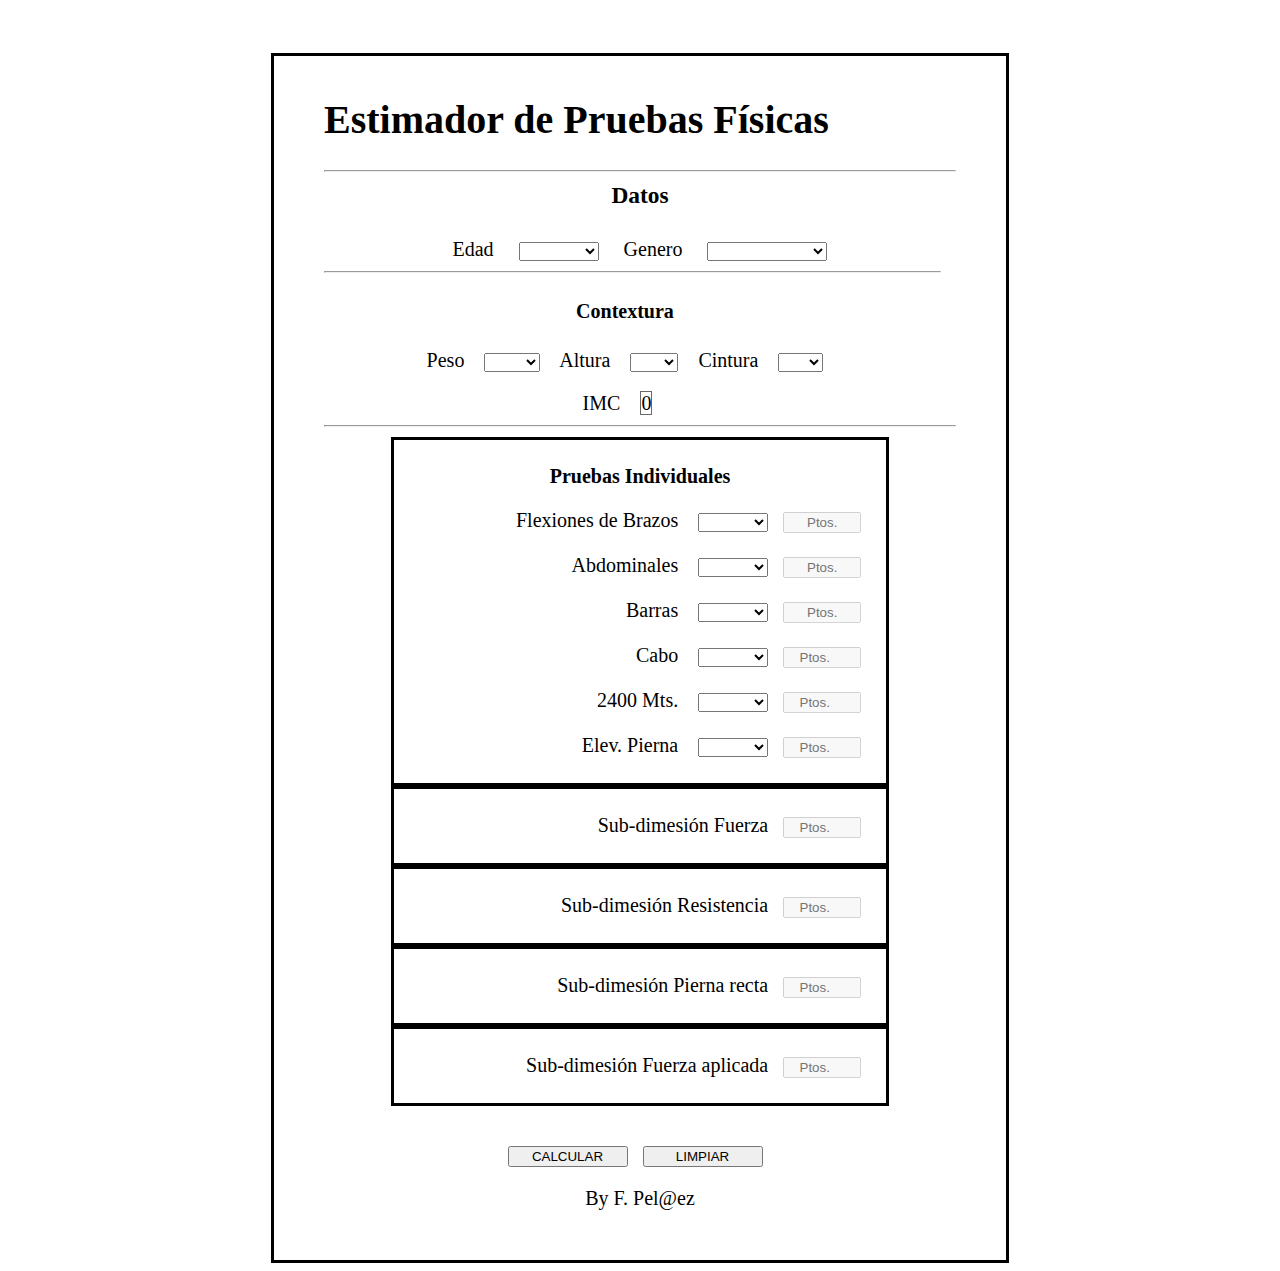
<file: index.html>
<!DOCTYPE html>
<html lang="en">
<head>
    <meta charset="UTF-8">
    <meta name="viewport" content="width=device-width, initial-scale=1.0">
    <link rel="stylesheet" href="style.css">
    <link href="https://cdn.jsdelivr.net/npm/bootstrap@5.0.2/dist/css/bootstrap.min.css" rel="stylesheet" integrity="sha384-EVSTQN3/azprG1Anm3QDgpJLIm9Nao0Yz1ztcQTwFspd3yD65VohhpuuCOmLASjC" crossorigin="anonymous">
    <title>Estimador Pruebas Físicas</title>
</head>
<body>
<nav></nav>

    <div id="contenido">
    <h1 id="titulo"> Estimador de Pruebas Físicas</h1>
        <hr>
        <div id="datos">
            <h3>Datos</h3>
            <section>
                <label for="">Edad</label>
                <select id="edad" name="edad" onchange ="edad()">
                    <!-- Aquí se generará la lista de números -->
                     <option value="" id=""></option>
                  </select>
            
                <label for="">Genero</label>
                
                    <select name="genero" id="genero" onchange="generocolor()" >
                        <option value=""></option>
                        <option value="Masculino">Masculino</option>
                        <option value="Femenino">Femenino</option>
                    </select>
                
            </section>
        </div>

        <div id="contextura"> 
            <hr>
            <section><h4>Contextura</h4></section>
            <section>
                <label for="">Peso</label>
                <select id="peso" name="peso">
                    <!-- Aquí se generará la lista de números -->
                     <option value=""></option>
                  </select>

                <label for="">Altura</label>
                <select id="altura" name="altura" onchange="imc()">
                    <!-- Aquí se generará la lista de números -->
                     <option value=""></option>
                  </select>
                <label for="">Cintura</label>
                <select id="cintura" >
                    <!-- Aquí se generará la lista de números -->
                     <option value=""></option>
                  </select>
                  
                  <section id="idimc">
                        <label for="imc" id="imc">IMC</label>
                        <label name="" id="imc1" style="background-color: white;"></label>
                </section>

            </section>

        </div>
        <hr>
       

        <div id="fuerza">
            <h4 id="subfuerza">Pruebas Individuales</h4>
            <section id="">
                <label for="brazos" name="lblbrazos" id="lblbrazos">Flexiones de Brazos</label>
                <select id="selectbrazos" onchange ="brazos()">
                    <!-- Aquí se generará la lista de números -->
                     <option value=""></option>
                  </select>
                <input class="ptos"  type="text" name="brazos" id="ptsbrazos" onkeydown="return false" disabled ="true" placeholder="Ptos.">
            </section>
            <section>
                <label for="abd">Abdominales</label>
                <select id="selectabd" onchange="abd()">
                    <!-- Aquí se generará la lista de números -->
                     <option value=""></option>
                  </select>
                  <input class="ptos"  type="text" name="brazos" id="ptsabd" onkeydown="return false" disabled ="true" placeholder="Ptos.">
                
            </section>
            <section>
                <label for="">Barras</label>
                <select id="selectbarra" onchange="barra()" >
                    <!-- Aquí se generará la lista de números -->
                     <option value=""></option>
                  </select>
                <input class="ptos" type="text" name="barras" id="ptsbarra"  onkeydown="return false" disabled ="true" placeholder="Ptos.">
                
            </section>

            <section>
            <label for="Cabo">Cabo</label>

                <select name="cabo" id="selectcabo" onchange="cabo()">
                    <option value=""></option>
                    <option value="0">SI</option>
                    <option value= -10 >NO</option>
                </select>
                <input class="ptos" type="number" name="cabo" id="ptscabo"  onkeydown="return false" disabled ="true" placeholder="Ptos.">

            </section>
            
            <section id="">
                <label for="carrera">2400 Mts.</label>
                <select id="tiempo" onchange="carrera()">
                    <!-- Aquí se generará la lista de números -->
                     <option value=""></option>
                  </select>
                <input class="ptos"  type="number" name="" id="ptoscarrera"  onkeydown="return false" disabled ="true" placeholder="Ptos.">
                
            </section>

            <section>
                <label for="pierna">Elev. Pierna</label>
    
                    <select name="pierna" id="selectpierna" onchange="pierna()">
                        <!-- Aquí se generará la lista de números -->
                     <option value=""></option>n>
                    </select>
                    <input class="ptos" type="number" name="pierna" id="ptspierna"  onkeydown="return false" disabled ="true" placeholder="Ptos.">
    
                </section>



    </div>

    <div id="fuerza">
        <label id="subfuerza"> Sub-dimesión Fuerza</label>
        <input class="ptos" type="number" name="fuerzaF" id="fuerzaF"  onkeydown="return false" disabled ="true" placeholder="Ptos.">
    </div>

    <div id="fuerza">
        <label id="subfuerza"> Sub-dimesión Resistencia</label>
        <input class="ptos" type="number" name="carreraF" id="carreraF"  onkeydown="return false" disabled ="true" placeholder="Ptos.">
    </div>

    <div id="fuerza">
        <label id="subfuerza"> Sub-dimesión Pierna recta</label>
        <input class="ptos" type="number" name="piernaF" id="piernaF"  onkeydown="return false" disabled ="true" placeholder="Ptos.">
    </div>

    <div id="fuerza">
        <label id="subfuerza"> Sub-dimesión Fuerza aplicada</label>
        <input class="ptos" type="number" name="caboF" id="caboF"  onkeydown="return false" disabled ="true" placeholder="Ptos.">
    </div>
    <div>
        <h3 id="resultado"></h3>

    </div>
    <div id="divboton">
        <button class="btn btn-primary" id="boton" name="boton" onclick="calcular()">CALCULAR</button>
        <button class="btn btn-secondary" id="boton" name="boton">LIMPIAR</button>

    </div>
    <script src="script.js"></script>
    <script src="https://cdn.jsdelivr.net/npm/bootstrap@5.0.2/dist/js/bootstrap.bundle.min.js" integrity="sha384-MrcW6ZMFYlzcLA8Nl+NtUVF0sA7MsXsP1UyJoMp4YLEuNSfAP+JcXn/tWtIaxVXM" crossorigin="anonymous"></script>

    <footer> By F. Pel@ez</footer>
</body>
</html>
</file>
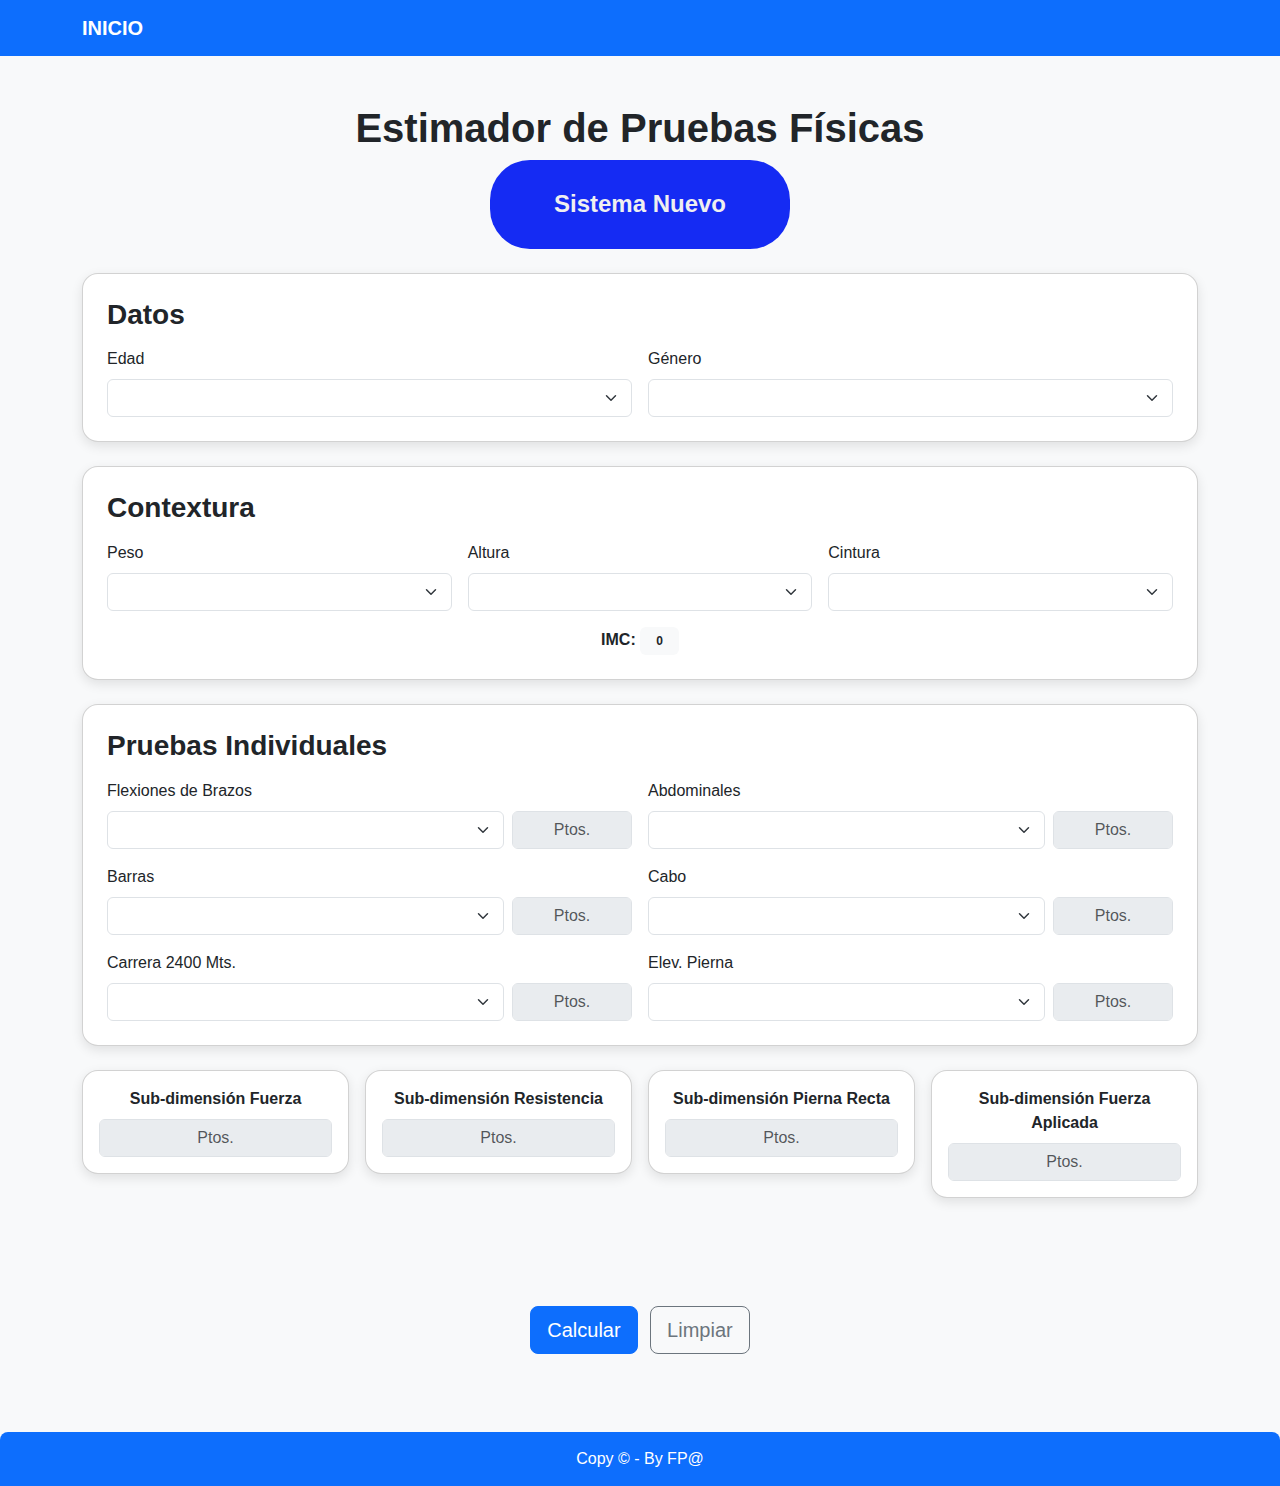
<file: actual.html>
<!DOCTYPE html>
<html lang="es">
<head>
  <meta charset="UTF-8">
  <meta name="viewport" content="width=device-width, initial-scale=1.0">
  <title>Estimador Pruebas Físicas</title>

  <!-- Bootstrap -->
  <link href="https://cdn.jsdelivr.net/npm/bootstrap@5.3.2/dist/css/bootstrap.min.css" rel="stylesheet">

  <style>
    body {
      background: #f8f9fa;
      font-family: 'Segoe UI', Tahoma, Geneva, Verdana, sans-serif;
    }
    h1, h3, h4 {
      font-weight: 600;
    }
    .card {
      border-radius: 1rem;
      box-shadow: 0 4px 12px rgba(0,0,0,0.1);
    }
    footer {
      text-align: center;
      margin-top: 30px;
      padding: 15px;
      background: #0d6efd;
      color: #fff;
      border-radius: .5rem .5rem 0 0;
    }
    .ptos {
      max-width: 120px;
      text-align: center;
    }
     h4{
      color: rgb(239, 239, 240) !important;
      background-color: rgb(21, 43, 243);
      width: 300px;
      margin: auto;
      padding: 30px;
      border-radius: 40px;
      font-weight: bold;
      
    }

     #resultado{
      width: 400px;
      color: rgb(239, 239, 240) !important;
      border-radius: 40px;
      margin: auto;
      padding: 30px;
     } 
  </style>
</head>
<body>

  <!-- Navbar -->
  <nav class="navbar navbar-expand-lg navbar-dark bg-primary">
    <div class="container">
      <a class="navbar-brand fw-bold" href="index.html">INICIO</a>
    </div>
  </nav>

  <!-- Contenido -->
  <div class="container py-5">

    <div class="text-center mb-4">
      <h1 class="mb-2">Estimador de Pruebas Físicas</h1>
      <h4 >Sistema Nuevo</h4>
    </div>

    <!-- Datos -->
    <div class="card p-4 mb-4">
      <h3 class="mb-3">Datos</h3>
      <div class="row g-3">
        <div class="col-md-6">
          <label class="form-label">Edad</label>
          <select id="edad" class="form-select" onchange="edad()">
            <option value=""></option>
          </select>
        </div>
        <div class="col-md-6">
          <label class="form-label">Género</label>
          <select id="genero" class="form-select" onchange="generocolor()">
            <option value=""></option>
            <option value="Masculino">Masculino</option>
            <option value="Femenino">Femenino</option>
          </select>
        </div>
      </div>
    </div>

    <!-- Contextura -->
    <div class="card p-4 mb-4">
      <h3 class="mb-3">Contextura</h3>
      <div class="row g-3">
        <div class="col-md-4">
          <label class="form-label">Peso</label>
          <select id="peso" class="form-select">
            <option value=""></option>
          </select>
        </div>
        <div class="col-md-4">
          <label class="form-label">Altura</label>
          <select id="altura" class="form-select" onchange="imc()">
            <option value=""></option>
          </select>
        </div>
        <div class="col-md-4">
          <label class="form-label">Cintura</label>
          <select id="cintura" class="form-select">
            <option value=""></option>
          </select>
        </div>
      </div>
      <div class="mt-3 text-center">
        <label class="fw-semibold">IMC:</label>
        <span id="imc1" class="badge bg-light text-dark px-3 py-2">---</span>
      </div>
    </div>

    <!-- Pruebas Individuales -->
    <div class="card p-4 mb-4">
      <h3 class="mb-3">Pruebas Individuales</h3>

      <div class="row g-3">
        <div class="col-md-6 d-flex align-items-end">
          <div class="flex-fill">
            <label class="form-label">Flexiones de Brazos</label>
            <select id="selectbrazos" class="form-select" onchange="brazos()">
              <option value=""></option>
            </select>
          </div>
          <input type="text" id="ptsbrazos" class="form-control ms-2 ptos" placeholder="Ptos." disabled>
        </div>

        <div class="col-md-6 d-flex align-items-end">
          <div class="flex-fill">
            <label class="form-label">Abdominales</label>
            <select id="selectabd" class="form-select" onchange="abd()">
              <option value=""></option>
            </select>
          </div>
          <input type="text" id="ptsabd" class="form-control ms-2 ptos" placeholder="Ptos." disabled>
        </div>

        <div class="col-md-6 d-flex align-items-end">
          <div class="flex-fill">
            <label class="form-label">Barras</label>
            <select id="selectbarra" class="form-select" onchange="barra()">
              <option value=""></option>
            </select>
          </div>
          <input type="text" id="ptsbarra" class="form-control ms-2 ptos" placeholder="Ptos." disabled>
        </div>

        <div class="col-md-6 d-flex align-items-end">
          <div class="flex-fill">
            <label class="form-label">Cabo</label>
            <select id="selectcabo" class="form-select" onchange="cabo()">
              <option value=""></option>
              <option value="0">SI</option>
              <option value="-10">NO</option>
            </select>
          </div>
          <input type="text" id="ptscabo" class="form-control ms-2 ptos" placeholder="Ptos." disabled>
        </div>

        <div class="col-md-6 d-flex align-items-end">
          <div class="flex-fill">
            <label class="form-label">Carrera 2400 Mts.</label>
            <select id="tiempo" class="form-select" onchange="carrera()">
              <option value=""></option>
            </select>
          </div>
          <input type="text" id="ptoscarrera" class="form-control ms-2 ptos" placeholder="Ptos." disabled>
        </div>

        <div class="col-md-6 d-flex align-items-end">
          <div class="flex-fill">
            <label class="form-label">Elev. Pierna</label>
            <select id="selectpierna" class="form-select" onchange="pierna()">
              <option value=""></option>
            </select>
          </div>
          <input type="text" id="ptspierna" class="form-control ms-2 ptos" placeholder="Ptos." disabled>
        </div>
      </div>
    </div>

    <!-- Sub-dimensiones -->
    <div class="row g-3">
      <div class="col-md-3">
        <div class="card p-3 text-center">
          <label class="fw-semibold">Sub-dimensión Fuerza</label>
          <input type="text" id="fuerzaF" class="form-control text-center mt-2" placeholder="Ptos." disabled>
        </div>
      </div>
      <div class="col-md-3">
        <div class="card p-3 text-center">
          <label class="fw-semibold">Sub-dimensión Resistencia</label>
          <input type="text" id="carreraF" class="form-control text-center mt-2" placeholder="Ptos." disabled>
        </div>
      </div>
      <div class="col-md-3">
        <div class="card p-3 text-center">
          <label class="fw-semibold">Sub-dimensión Pierna Recta</label>
          <input type="text" id="piernaF" class="form-control text-center mt-2" placeholder="Ptos." disabled>
        </div>
      </div>
      <div class="col-md-3">
        <div class="card p-3 text-center">
          <label class="fw-semibold">Sub-dimensión Fuerza Aplicada</label>
          <input type="text" id="caboF" class="form-control text-center mt-2" placeholder="Ptos." disabled>
        </div>
      </div>
    </div>

    <!-- Resultado -->
    <div class="text-center mt-4">
      <h3 id="resultado" class="fw-bold text-primary"></h3>
    </div>

    <!-- Botones -->
    <div class="text-center mt-4">
      <button class="btn btn-lg btn-primary me-2" onclick="calcular()">Calcular</button>
      <button class="btn btn-lg btn-outline-secondary">Limpiar</button>
    </div>

  </div>

  <footer>
    Copy © - By FP@
  </footer>

  <!-- Scripts -->
  <script src="script.js"></script>
  <script src="https://cdn.jsdelivr.net/npm/bootstrap@5.3.2/dist/js/bootstrap.bundle.min.js"></script>
</body>
</html>
</file>
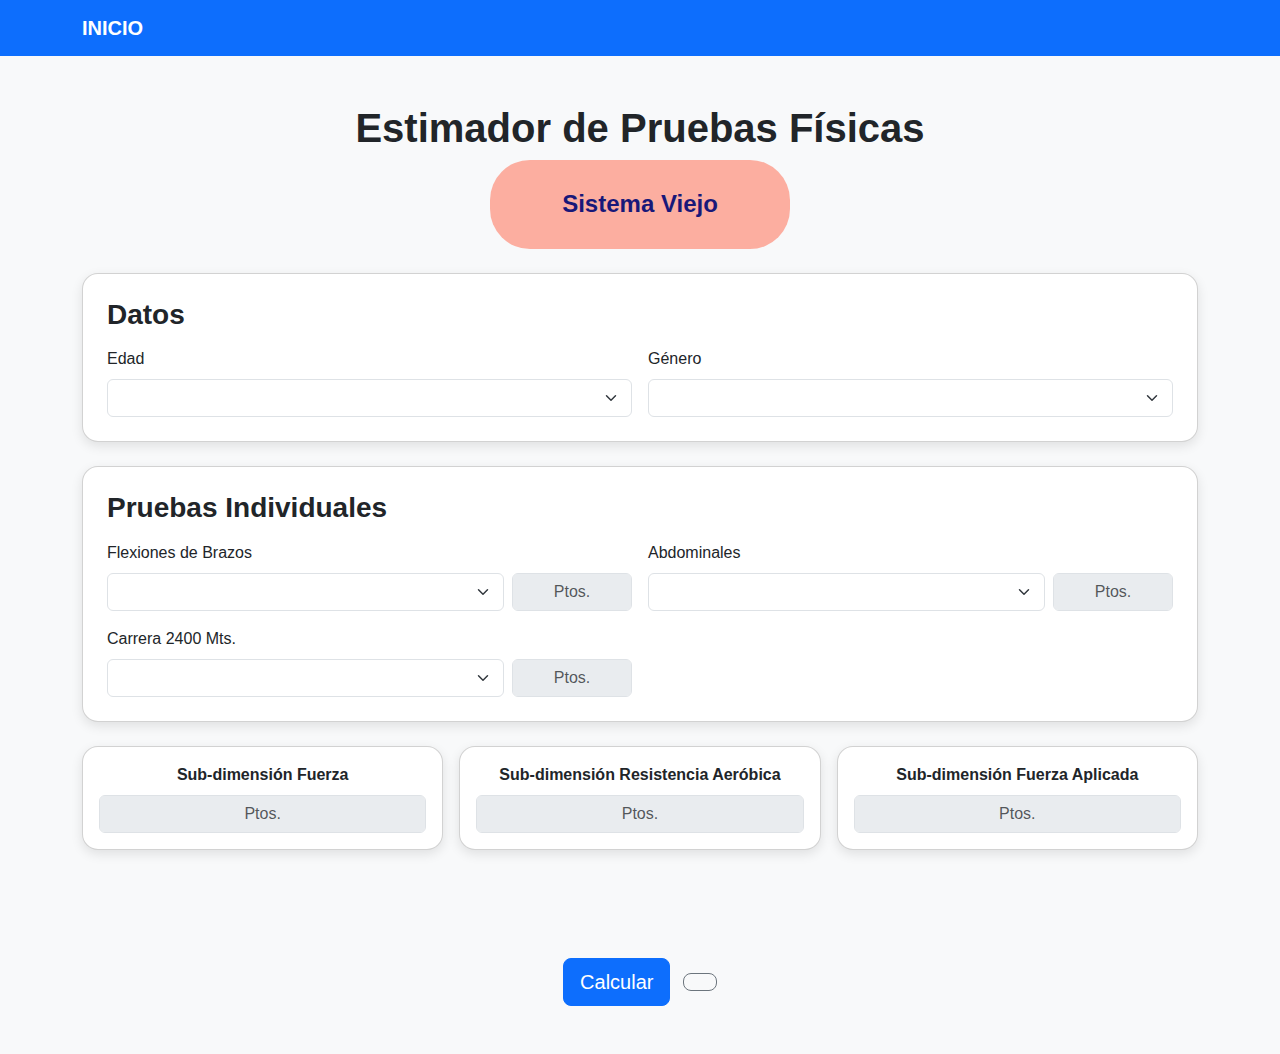
<file: anterior.html>
<!DOCTYPE html>
<html lang="es">
<head>
  <meta charset="UTF-8">
  <meta name="viewport" content="width=device-width, initial-scale=1.0">
  <title>Estimador Pruebas Físicas</title>

  <!-- Bootstrap -->
  <link href="https://cdn.jsdelivr.net/npm/bootstrap@5.3.2/dist/css/bootstrap.min.css" rel="stylesheet">

  <style>
    body {
      background: #f8f9fa;
      font-family: 'Segoe UI', Tahoma, Geneva, Verdana, sans-serif;
    }
    h1, h3, h4 {
      font-weight: 600;
    }
    .card {
      border-radius: 1rem;
      box-shadow: 0 4px 12px rgba(0,0,0,0.1);
    }
    footer {
      text-align: center;
      margin-top: 30px;
      padding: 15px;
      background: #0d6efd;
      color: #fff;
      border-radius: .5rem .5rem 0 0;
    }
    .ptos {
      max-width: 120px;
      text-align: center;
    }

    h4{
      color: rgb(24, 24, 121) !important;
      background-color: rgb(252, 174, 160);
      width: 300px;
      margin: auto;
      padding: 30px;
      border-radius: 40px;
      font-weight: bold;
      
    }

    #resultado{
      width: 300px;
      margin: auto;
      padding: 30px;
      border-radius: 40px;
      font-weight: bold;
    }
  </style>
</head>
<body>

  <!-- Navbar -->
  <nav class="navbar navbar-expand-lg navbar-dark bg-primary">
    <div class="container">
      <a class="navbar-brand fw-bold" href="index.html">INICIO</a>
    </div>
  </nav>

  <!-- Contenido principal -->
  <div class="container py-5">

    <div class="text-center mb-4">
      <h1 class="mb-2">Estimador de Pruebas Físicas</h1>
      <h4 >Sistema Viejo</h4>
    </div>

    <!-- Datos -->
    <div class="card p-4 mb-4">
      <h3 class="mb-3">Datos</h3>
      <div class="row g-3">
        <div class="col-md-6">
          <label class="form-label">Edad</label>
          <select id="edad" class="form-select" onchange="edad()">
            <option value=""></option>
          </select>
        </div>
        <div class="col-md-6">
          <label class="form-label">Género</label>
          <select id="genero" class="form-select" onchange="generocolor()">
            <option value=""></option>
            <option value="Masculino">Masculino</option>
            <option value="Femenino">Femenino</option>
          </select>
        </div>
      </div>
    </div>

    <!-- Pruebas Individuales -->
    <div class="card p-4 mb-4">
      <h3 class="mb-3">Pruebas Individuales</h3>

      <div class="row g-3">
        <div class="col-md-6 d-flex align-items-end">
          <div class="flex-fill">
            <label class="form-label">Flexiones de Brazos</label>
            <select id="selectbrazos" class="form-select" onchange="brazos()">
              <option value=""></option>
            </select>
          </div>
          <input type="text" id="ptsbrazos" class="form-control ms-2 ptos" placeholder="Ptos." disabled>
        </div>

        <div class="col-md-6 d-flex align-items-end">
          <div class="flex-fill">
            <label class="form-label">Abdominales</label>
            <select id="selectabd" class="form-select" onchange="abd()">
              <option value=""></option>
            </select>
          </div>
          <input type="text" id="ptsabd" class="form-control ms-2 ptos" placeholder="Ptos." disabled>
        </div>

        <div class="col-md-6 d-flex align-items-end">
          <div class="flex-fill">
            <label class="form-label">Carrera 2400 Mts.</label>
            <select id="tiempo" class="form-select" onchange="carrera()">
              <option value=""></option>
            </select>
          </div>
          <input type="text" id="ptoscarrera" class="form-control ms-2 ptos" placeholder="Ptos." disabled>
        </div>
      </div>
    </div>

    <!-- Sub-dimensiones -->
    <div class="row g-3">
      <div class="col-md-4">
        <div class="card p-3 text-center">
          <label class="fw-semibold">Sub-dimensión Fuerza</label>
          <input type="text" id="fuerzaF" class="form-control text-center mt-2" placeholder="Ptos." disabled>
        </div>
      </div>
      <div class="col-md-4">
        <div class="card p-3 text-center">
          <label class="fw-semibold">Sub-dimensión Resistencia Aeróbica</label>
          <input type="text" id="carreraF" class="form-control text-center mt-2" placeholder="Ptos." disabled>
        </div>
      </div>
      <div class="col-md-4">
        <div class="card p-3 text-center">
          <label class="fw-semibold">Sub-dimensión Fuerza Aplicada</label>
          <input type="text" id="caboF" class="form-control text-center mt-2" placeholder="Ptos." disabled>
        </div>
      </div>
    </div>

    <!-- Resultado -->
    <div class="text-center mt-4">
      <h3 id="resultado" class="fw-bold text-primary"></h3>
    </div>

    <!-- Botones -->
    <div class="text-center mt-4">
      <button class="btn btn-lg btn-primary me-2" onclick="calcular()">Calcular</button>
      <button class="btn btn-lg btn-outline-secondary" onclick="limpiar() >Limpiar</button>
    </div>

  </div>

  <footer>
    Copy © - By FP@
  </footer>

  <!-- Scripts -->
  <script src="script_anterior.js"></script>
  <script src="https://cdn.jsdelivr.net/npm/bootstrap@5.3.2/dist/js/bootstrap.bundle.min.js"></script>
</body>
</html>
</file>
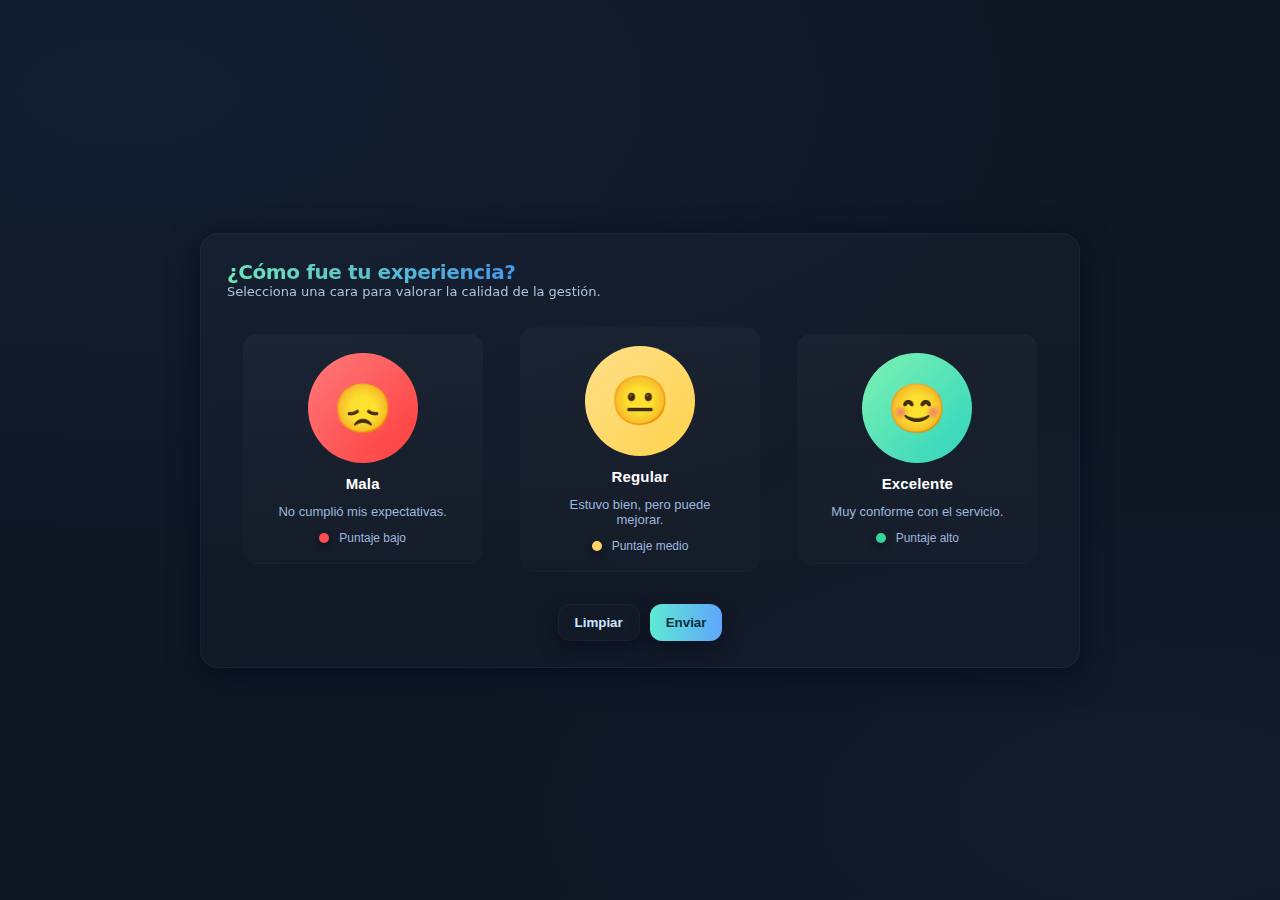
<file: calidad.html>
<!doctype html>
<html lang="es">
<head>
<meta charset="utf-8" />
<meta name="viewport" content="width=device-width,initial-scale=1" />
<title>Evaluación del servicio — Caritas</title>
<style>
  :root{
    --bg: #0f1724;
    --card-bg: linear-gradient(180deg, rgba(255,255,255,0.03), rgba(255,255,255,0.01));
    --glass: rgba(255,255,255,0.04);
    --accent: linear-gradient(90deg,#6ee7b7,#3b82f6);
    --radius: 14px;
    --gap: 18px;
    --transition: 230ms cubic-bezier(.2,.9,.3,1);
  }

  /* Page layout */
  *{box-sizing:border-box}
  body{
    margin:0;
    padding:32px;
    font-family:Inter, ui-sans-serif, system-ui, -apple-system, "Segoe UI", Roboto, "Helvetica Neue", Arial;
    background: radial-gradient(1000px 500px at 10% 10%, rgba(59,130,246,0.06), transparent),
                radial-gradient(800px 400px at 90% 90%, rgba(99,102,241,0.04), transparent),
                var(--bg);
    color:#e6eef8;
    min-height:100vh;
    display:flex;
    align-items:center;
    justify-content:center;
  }

  .survey-wrap{
    width:100%;
    max-width:880px;
    background: linear-gradient(180deg, rgba(255,255,255,0.02), rgba(255,255,255,0.01));
    border-radius:18px;
    padding:26px;
    box-shadow: 0 8px 30px rgba(2,6,23,0.6), inset 0 1px 0 rgba(255,255,255,0.02);
    border: 1px solid rgba(255,255,255,0.04);
  }

  .survey-head{
    display:flex;
    align-items:center;
    gap:14px;
    margin-bottom:18px;
  }
  .survey-title{
    font-size:20px;
    font-weight:700;
    letter-spacing:-0.02em;
    background: var(--accent);
    -webkit-background-clip: text;
    background-clip: text;
    color: transparent;
  }
  .survey-sub{
    font-size:13px;
    color: #bcd3f0;
    opacity:.9;
  }

  /* Faces grid */
  .faces{
    display:grid;
    grid-template-columns: repeat(3,1fr);
    gap: var(--gap);
    align-items:center;
    justify-items:center;
    padding:10px 6px 18px;
  }

  /* Each face card */
  .face{
    width:100%;
    max-width:240px;
    background: var(--card-bg);
    border-radius: var(--radius);
    padding:18px;
    display:flex;
    flex-direction:column;
    align-items:center;
    gap:12px;
    cursor:pointer;
    transition: transform var(--transition), box-shadow var(--transition), border-color var(--transition);
    border: 1px solid transparent;
    user-select:none;
    outline: none;
  }
  .face:focus,
  .face:hover {
    transform: translateY(-6px) scale(1.02);
    box-shadow: 0 18px 30px rgba(3,7,18,0.45);
  }

  .face .emoji-wrap{
    width:110px;
    height:110px;
    border-radius: 999px;
    display:flex;
    align-items:center;
    justify-content:center;
    font-size:48px;
    box-shadow: inset 0 -6px 18px rgba(255,255,255,0.03);
    transition: transform var(--transition);
  }

  .label{
    font-weight:700;
    font-size:15px;
    letter-spacing:0.01em;
    color: white;
  }
  .desc{
    font-size:13px;
    color:#9fb7df;
    text-align:center;
    max-width:90%;
  }

  /* Colors for faces */
  .face[data-value="bad"] .emoji-wrap{
    background: linear-gradient(135deg,#ff7a7a,#ff3b3b);
    color:#fff;
  }
  .face[data-value="neutral"] .emoji-wrap{
    background: linear-gradient(135deg,#ffe08a,#ffd24a);
    color:#2b2b2b;
  }
  .face[data-value="good"] .emoji-wrap{
    background: linear-gradient(135deg,#7ef2b2,#2dd4bf);
    color:#05343a;
  }

  /* Selected state */
  .face.selected{
    border: 1px solid rgba(255,255,255,0.09);
    box-shadow: 0 20px 40px rgba(2,6,35,0.6), 0 0 0 6px rgba(99,102,241,0.055);
  }
  .face.selected .emoji-wrap{
    transform: scale(1.06) rotate(-4deg);
  }

  /* small labels under faces */
  .face-meta{
    display:flex;
    gap:10px;
    align-items:center;
  }
  .dot{
    width:10px;height:10px;border-radius:999px;box-shadow: 0 3px 8px rgba(2,6,23,0.45);
  }
  .dot.bad{ background: #ff4d4d; }
  .dot.neutral{ background: #ffd166; }
  .dot.good{ background: #34d399; }

  /* footer actions */
  .actions{
    display:flex;
    justify-content:space-between;
    align-items:center;
    margin-top:14px;
    gap:12px;
  }
  .note{ font-size:13px;color:#9fb7df }
  .btn{
    background: linear-gradient(90deg,#5eead4,#60a5fa);
    border: none;
    padding:10px 16px;
    border-radius:12px;
    color:#052f3a;
    font-weight:700;
    cursor:pointer;
    box-shadow: 0 8px 20px rgba(2,6,23,0.45);
    transition: transform .18s ease, opacity .18s ease;
  }
  .btn:active{ transform: translateY(2px); }
  .btn.secondary{
    background: transparent;
    color:#cfe7ff;
    border:1px solid rgba(255,255,255,0.04);
    font-weight:600;
  }

  /* Responsive */
  @media (max-width:720px){
    .faces{ grid-template-columns: 1fr; }
    .survey-wrap{ padding:18px; }
  }

  /* Hidden radio inputs for keyboard form integration (visually hidden) */
  .visually-hidden {
    position: absolute !important;
    height: 1px; width: 1px;
    overflow: hidden;
    clip: rect(1px, 1px, 1px, 1px);
    white-space: nowrap; border: 0; padding: 0; margin: -1px;
  }
</style>
</head>
<body>

<div class="survey-wrap" role="region" aria-labelledby="surveyTitle">
  <div class="survey-head">
    <div>
      <div id="surveyTitle" class="survey-title">¿Cómo fue tu experiencia?</div>
      <div class="survey-sub">Selecciona una cara para valorar la calidad de la gestión.</div>
    </div>
  </div>

  <form id="ratingForm" class="rating-form" aria-describedby="surveyDesc">
    <div id="surveyDesc" class="visually-hidden">Tres opciones: mala, neutral, buena.</div>

    <!-- hidden radios (helpful for forms / a11y) -->
    <input class="visually-hidden" type="radio" name="rating" id="rating-bad" value="bad" />
    <input class="visually-hidden" type="radio" name="rating" id="rating-neutral" value="neutral" />
    <input class="visually-hidden" type="radio" name="rating" id="rating-good" value="good" />

    <div class="faces" role="list" aria-label="Opciones de valoración">
      <!-- Bad -->
      <button type="button" class="face" role="listitem" data-value="bad" aria-pressed="false" tabindex="0">
        <div class="emoji-wrap" aria-hidden="true">😞</div>
        <div class="label">Mala</div>
        <div class="desc">No cumplió mis expectativas.</div>
        <div class="face-meta"><div class="dot bad" aria-hidden="true"></div><div class="desc" style="font-size:12px;">Puntaje bajo</div></div>
      </button>

      <!-- Neutral -->
      <button type="button" class="face" role="listitem" data-value="neutral" aria-pressed="false" tabindex="0">
        <div class="emoji-wrap" aria-hidden="true">😐</div>
        <div class="label">Regular</div>
        <div class="desc">Estuvo bien, pero puede mejorar.</div>
        <div class="face-meta"><div class="dot neutral" aria-hidden="true"></div><div class="desc" style="font-size:12px;">Puntaje medio</div></div>
      </button>

      <!-- Good -->
      <button type="button" class="face" role="listitem" data-value="good" aria-pressed="false" tabindex="0">
        <div class="emoji-wrap" aria-hidden="true">😊</div>
        <div class="label">Excelente</div>
        <div class="desc">Muy conforme con el servicio.</div>
        <div class="face-meta"><div class="dot good" aria-hidden="true"></div><div class="desc" style="font-size:12px;">Puntaje alto</div></div>
      </button>
    </div>

    <div class="actions">
      <div style="display:flex;gap:10px; margin: auto;">
        <button class="btn secondary" type="button" id="clearBtn">Limpiar</button>
        <button class="btn" type="submit">Enviar</button>
      </div>
    </div>

    <!-- For demonstration: a hidden input that will contain the chosen value -->
    <input type="hidden" name="ratingValue" id="ratingValue" value="">
  </form>
</div>

<script>
  (function(){
    const form = document.getElementById('ratingForm');
    const faces = Array.from(document.querySelectorAll('.face'));
    const hiddenRadios = {
      bad: document.getElementById('rating-bad'),
      neutral: document.getElementById('rating-neutral'),
      good: document.getElementById('rating-good')
    };
    const hiddenInput = document.getElementById('ratingValue');
    const clearBtn = document.getElementById('clearBtn');

    function selectValue(val){
      faces.forEach(f=>{
        const is = f.dataset.value === val;
        f.classList.toggle('selected', is);
        f.setAttribute('aria-pressed', is ? 'true' : 'false');
      });
      // check the corresponding hidden radio for form compatibility
      if (hiddenRadios[val]) hiddenRadios[val].checked = true;
      hiddenInput.value = val || '';
    }

    // Click / keyboard handling
    faces.forEach(face=>{
      face.addEventListener('click', ()=> selectValue(face.dataset.value) );
      face.addEventListener('keydown', (e)=>{
        if (e.key === 'Enter' || e.key === ' '){
          e.preventDefault();
          selectValue(face.dataset.value);
        }
      });
    });

    clearBtn.addEventListener('click', ()=>{
      // clear selection
      faces.forEach(f=>{ f.classList.remove('selected'); f.setAttribute('aria-pressed','false') });
      Object.values(hiddenRadios).forEach(r=> r.checked = false);
      hiddenInput.value = '';
    });

    form.addEventListener('submit', (e)=>{
      e.preventDefault();
      const v = hiddenInput.value;
      if (!v){
        // Simple user feedback: highlight shaking the grid
        const container = document.querySelector('.faces');
        container.animate([
          { transform: 'translateX(0)' },
          { transform: 'translateX(-8px)' },
          { transform: 'translateX(8px)' },
          { transform: 'translateX(0)' }
        ], { duration: 360, easing: 'cubic-bezier(.2,.9,.3,1)' });
        return alert('Por favor, selecciona una opción para valorar el servicio.');
      }
      // Aquí normalmente enviarías datos por fetch o form.submit()
      alert('Gracias — valor seleccionado: ' + v);
      // demo: dejarlo guardado visualmente
    });
  })();
</script>
</body>
</html>
</file>
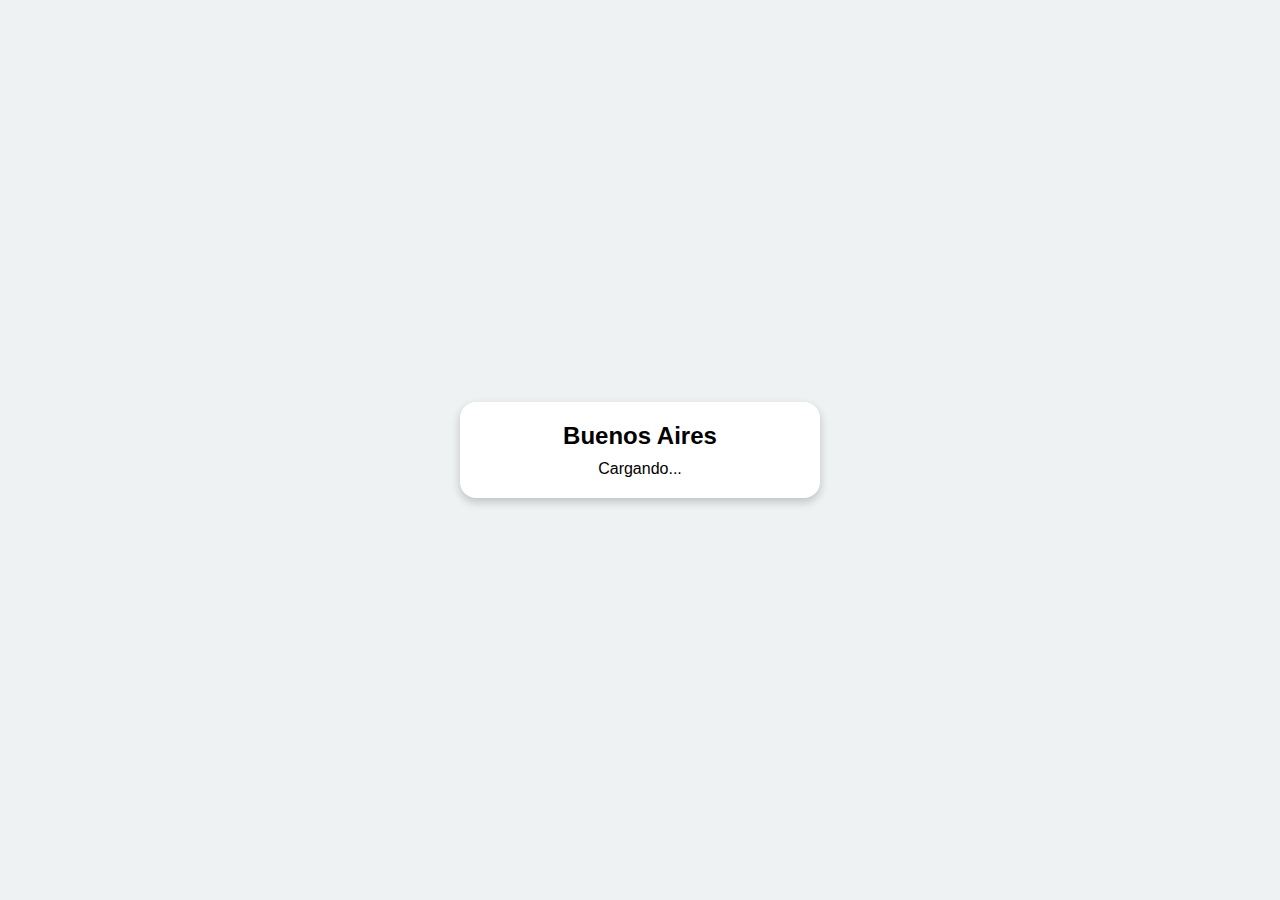
<file: clima.html>
<!DOCTYPE html>
<html lang="es">
<head>
<meta charset="UTF-8">
<meta name="viewport" content="width=device-width,initial-scale=1.0">
<title>Clima Buenos Aires</title>
<style>
body{font-family:sans-serif;display:flex;justify-content:center;align-items:center;height:100vh;background:#eef2f3;margin:0}
#app{background:#fff;padding:20px;border-radius:16px;box-shadow:0 4px 10px rgba(0,0,0,.2);text-align:center;max-width:320px;width:100%}
.day{margin:10px 0;padding:8px;border-radius:10px;background:#f7f7f7}
h2{margin:0 0 10px}
</style>
</head>
<body>
<div id="app">
  <h2>Buenos Aires</h2>
  <div id="weather">Cargando...</div>
</div>
<script>
const w=document.getElementById("weather");
const lat=-34.61,lon=-58.38;
const icons={0:"☀️",1:"🌤️",2:"⛅",3:"☁️",45:"🌫️",48:"🌫️",51:"🌦️",61:"🌧️",71:"❄️",95:"⛈️"};
async function getWeather(){
  let r=await fetch(`https://api.open-meteo.com/v1/forecast?latitude=${lat}&longitude=${lon}&current_weather=true&daily=temperature_2m_max,temperature_2m_min,weathercode&timezone=auto`);
  let d=await r.json(),c=d.current_weather;
  let dates=d.daily.time,maxs=d.daily.temperature_2m_max,mins=d.daily.temperature_2m_min,codes=d.daily.weathercode;
  let html="";
  dates.slice(0,3).forEach((date,i)=>{
    let f=new Date(date).toLocaleDateString("es-AR",{weekday:"short",day:"numeric",month:"short"});
    let icon=icons[codes[i]]||"🌍";
    html+=`<div class="day"><b>${f}</b><br>${icon}<br>Mín: ${mins[i]}°C - Máx: ${maxs[i]}°C${i==0?`<br>Actual: ${c.temperature}°C<br>Viento: ${c.windspeed} km/h`:""}</div>`;
  });
  w.innerHTML=html;
}
getWeather();
</script>
</body>
</html>
</file>
<file: style.css>
footer{
    text-align: center;
    margin-top: 20px;
}

h1{
    margin-top: 15px;
    padding-top: 25px;
}
nav{
    margin-bottom: 20px;
}

#resultado{
    text-align: center;
    width: 50%;   
    margin: auto;
    margin-top: 20px;
    font-size:xx-large;

}
/* Pantallas grandes (desktop) */
@media only screen and (min-width: 1025px) {
    /* Estilos para pantallas grandes */
    body {
        padding-top: 25px;
        
        font-size: 20px;
      
    }
  
  


#contenido{
    margin-top: 50px;
    width: 50%;
    border: solid;
    margin: auto;
    padding-left: 50px;
    padding-bottom: 50px;
    padding-right: 50px;
}

#datos * {
    text-align: center;
    margin-left: 10px;
    margin-right: 10px;
    margin-top: 10px;
    
    
}

#genero{
    width: 120px;
    text-align: center;

}
#edad{
    width: 80px;
    text-align: center;
}

#fuerza{
    text-align: right;
    padding: 25px;
    border: solid;
    width: 70%;
    margin: auto;
    align-items: center;

    
}

#subfuerza{
    text-align: center;
    margin: auto;
}

#ptosbrazos{
    width: 35px;
    height: 25px;
    border: solid;
    
}
#fbrazos, #abd,#barras,#pierna,#carrera,#cabo,#selectcabo,#selectpierna,#selectbarra,#tiempo,#selectbrazos,#selectabd{
text-align: center;
margin-left: 15px;

margin-top: 25px;

}
#selectpierna,#selectcabo,#selectbarra,#tiempo,#selectbrazos,#selectabd{
    width: 70px;
}

#imc1{
    width: 70px;
    text-align: center;
    border: solid, 1px;
    border-color: dimgray;
    
    

}


#contextura * {
    text-align: center;
    margin-right: 15px;
}

.ptos{
    width: 70px;
    margin-left: 10px;
    text-align: center;
}

#divboton{
    margin: auto;
   
    text-align: center;
}
#boton{
    width: 120px;
    margin-top: 20px;
    margin-right: 10px;
}

#idimc{
    margin-top: 20px;
    
}  

#ptsbrazos{
    text-align: center;
    width: 70px;
}

}
/* Pantallas pequeñas (móviles) */
@media only screen and (max-width: 768px) {
    /* Estilos para pantallas pequeñas */
    body {
      font-size: 16px;
      padding-top: 25px;
    }

    #contenido{
        margin-top: 50px;
        text-align: center;
        border: solid;
        margin: auto;
        
    }
    
    #datos * {
        
        text-align: center;
        margin-left: 10px;
        margin-right: 10px;
        margin-top: 10px;
        
        
    }
    
   
    #genero{
        width: 120px;
        text-align: center;
    
    }
    #edad{
        width: 80px;
        text-align: center;
    }
    
    #fuerza{
        text-align: right;
        padding: 25px;
        border: solid;
        width: 90%;
        margin: auto;
        align-items: center;
    
        
    }
    
    #subfuerza{
        text-align: center;
        margin: auto;
    }
    
    #ptosbrazos{
        width: 35px;
        height: 25px;
        border: solid;
        
    }
    #fbrazos, #abd,#barras,#pierna,#carrera,#cabo,#selectcabo,#selectpierna,#selectbarra,#tiempo,#selectbrazos,#selectabd{
    text-align: center;
    margin-left: 15px;
    margin-top: 25px;
    align-content: center;
    
    }
    #selectpierna,#selectcabo,#selectbarra,#tiempo,#selectbrazos,#selectabd{
        width: 64px;
        height: 30px;
    }
    
    #imc1{
        width: 70px;
        text-align: center;
        border: solid, 1px;
        border-color: dimgray;
    }
    
    #idimc{
        margin-top: 20px;
    }    
    #contextura * {
        text-align: center;
        margin-right: 15px;
    }
    
    .ptos{
        width: 70px;
        margin-left: 10px;
    }
    
    #divboton{
        margin: auto;
       
        text-align: center;
    }
    #boton{
        width: 120px;
        margin-top: 20px;
        margin-right: 15px;
    }
    



  }
  
  /* Pantallas medianas (tabletas) */
  @media only screen and (min-width: 769px) and (max-width: 1024px) {
    /* Estilos para pantallas medianas */
    body {
      font-size: 18px;
    }
  }
</file>
